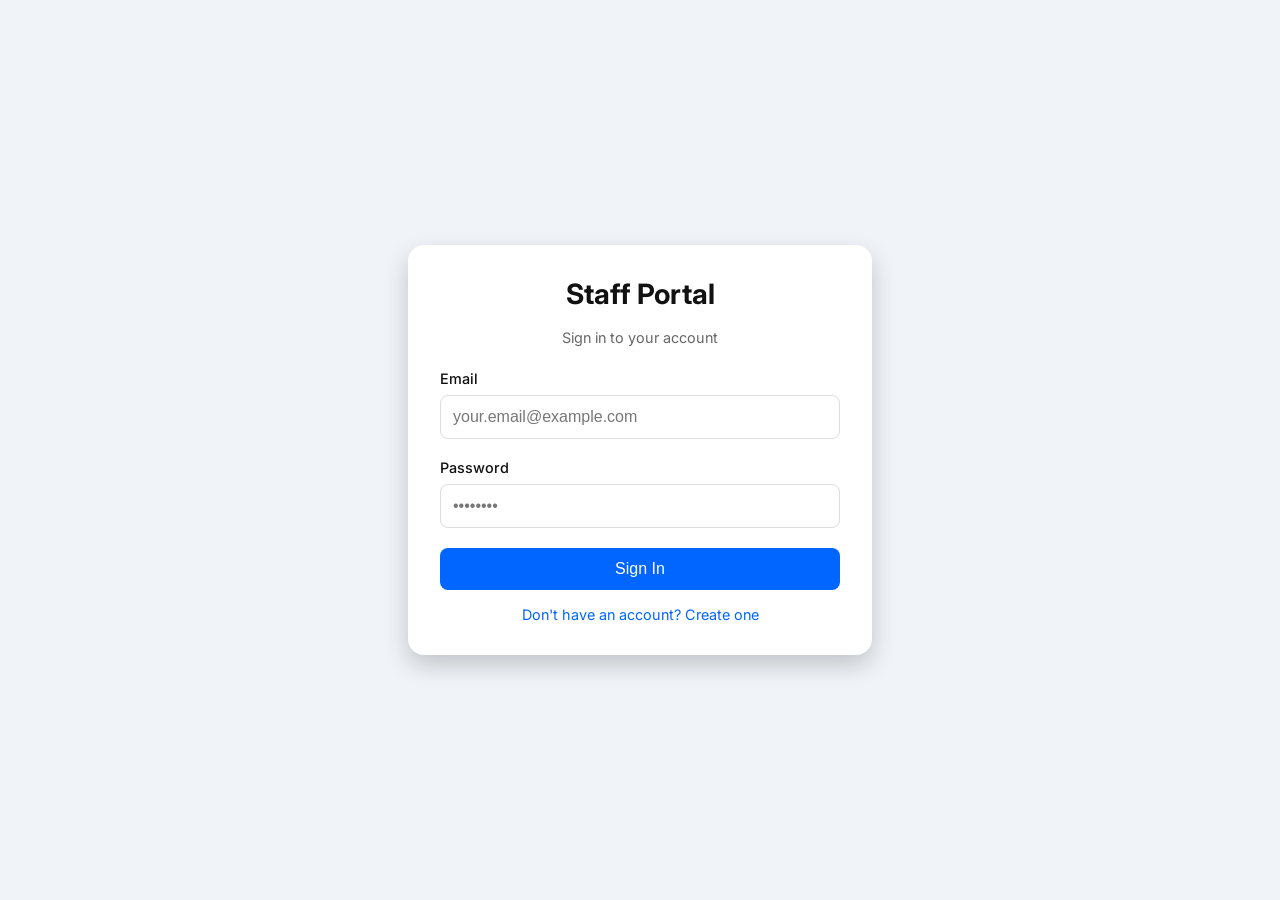
<file: index.html>
<!DOCTYPE html>
<html lang="en">
<head>
    <meta charset="UTF-8">
    <meta name="viewport" content="width=device-width, initial-scale=1.0">
    <title>Staff Portal - Sign In</title>
    <link rel="stylesheet" href="styles.css">
</head>
<body>
    <div class="card">
        <h1 class="text-center">Staff Portal</h1>
        <p class="subtitle text-center">Sign in to your account</p>
        <form action="checkin.html" method="get">
            <div class="form-group">
                <label for="email">Email</label>
                <input type="email" id="email" name="email" required placeholder="your.email@example.com">
            </div>
            <div class="form-group">
                <label for="password">Password</label>
                <input type="password" id="password" name="password" required placeholder="••••••••">
            </div>
            <button type="submit" class="btn">Sign In</button>
        </form>
        <a href="signup.html" class="link">Don't have an account? Create one</a>
    </div>
</body>
</html>
</file>
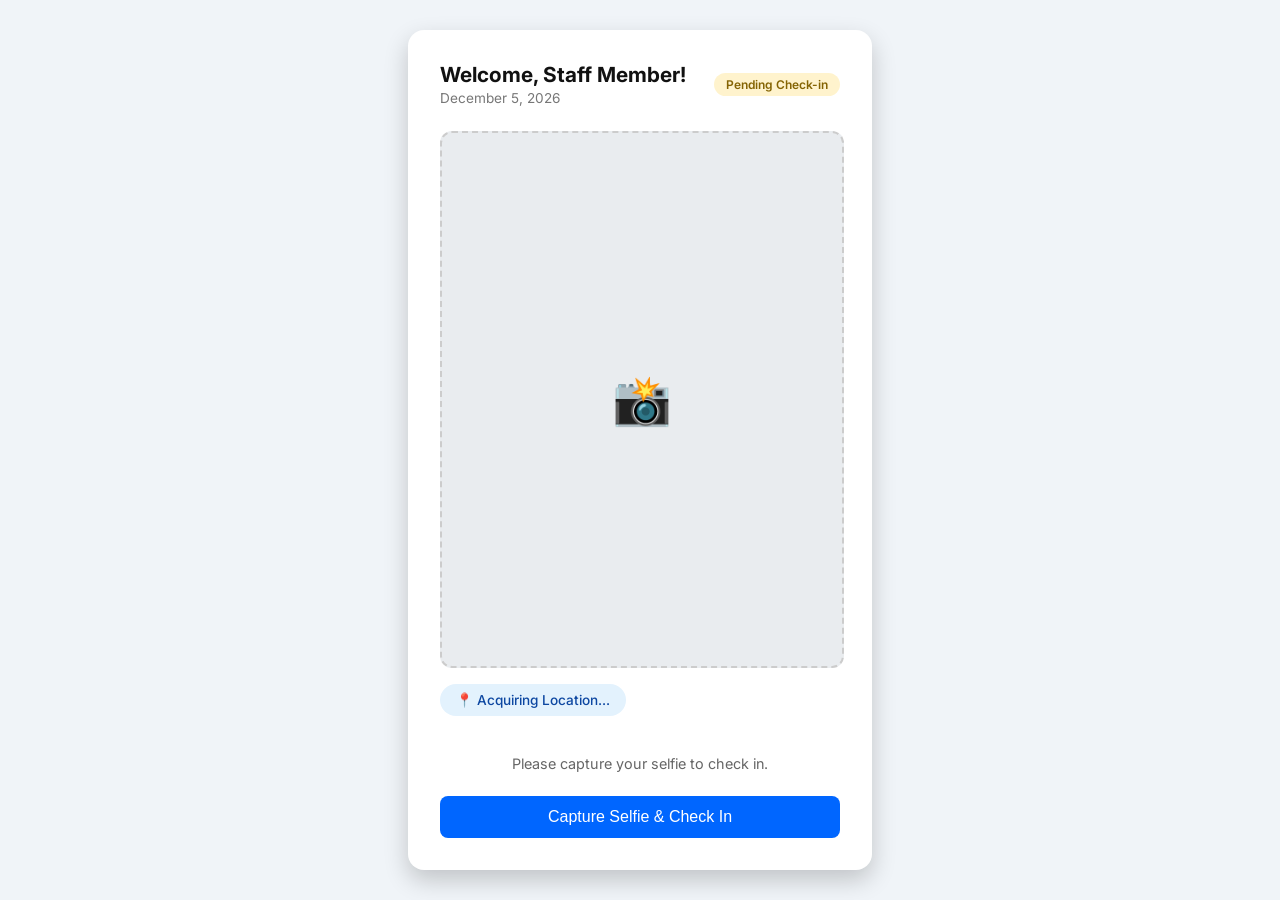
<file: checkin.html>
<!DOCTYPE html>
<html lang="en">
<head>
    <meta charset="UTF-8">
    <meta name="viewport" content="width=device-width, initial-scale=1.0">
    <title>Staff Portal - Daily Check-in</title>
    <link rel="stylesheet" href="styles.css">
</head>
<body>
    <div class="card">
        <div class="checkin-header">
            <div>
                <h2>Welcome, Staff Member!</h2>
                <span class="date-display" id="current-date">Loading date...</span>
            </div>
            <span class="status-badge status-pending" id="status-badge">Pending Check-in</span>
        </div>
        
        <div class="camera-container" id="camera-container">
            <span class="camera-icon" id="camera-icon">📸</span>
            <img id="selfie-preview" alt="Selfie preview" />
        </div>
        
        <div class="location-badge" id="location-badge">
            📍 Acquiring Location...
        </div>
        
        <p class="subtitle text-center" id="instruction-text">Please capture your selfie to check in.</p>
        
        <button class="btn" id="capture-btn" onclick="mockCheckIn()">Capture Selfie & Check In</button>
    </div>

    <script>
        // Set today's date
        const options = { year: 'numeric', month: 'long', day: 'numeric' };
        document.getElementById('current-date').textContent = new Date().toLocaleDateString('en-US', options);

        // Mock getting location
        setTimeout(() => {
            document.getElementById('location-badge').innerHTML = '📍 HQ Office (Accuracy: 5m)';
        }, 1500);

        // Mock capturing selfie and checking in
        function mockCheckIn() {
            const btn = document.getElementById('capture-btn');
            const badge = document.getElementById('status-badge');
            const icon = document.getElementById('camera-icon');
            const preview = document.getElementById('selfie-preview');
            const instruction = document.getElementById('instruction-text');

            btn.textContent = 'Processing...';
            btn.disabled = true;

            setTimeout(() => {
                // Change status badge
                badge.className = 'status-badge status-success';
                badge.textContent = 'Checked In';

                // Show mock image placeholder
                icon.style.display = 'none';
                preview.src = 'https://images.unsplash.com/photo-1573496359142-b8d87734a5a2?auto=format&fit=crop&w=400&q=80';
                preview.style.display = 'block';

                // Update text and button
                instruction.textContent = 'You have successfully checked in for today.';
                btn.textContent = 'Check-in Complete';
                btn.style.background = 'var(--badge-success-text)';
            }, 1000);
        }
    </script>
</body>
</html>
</file>
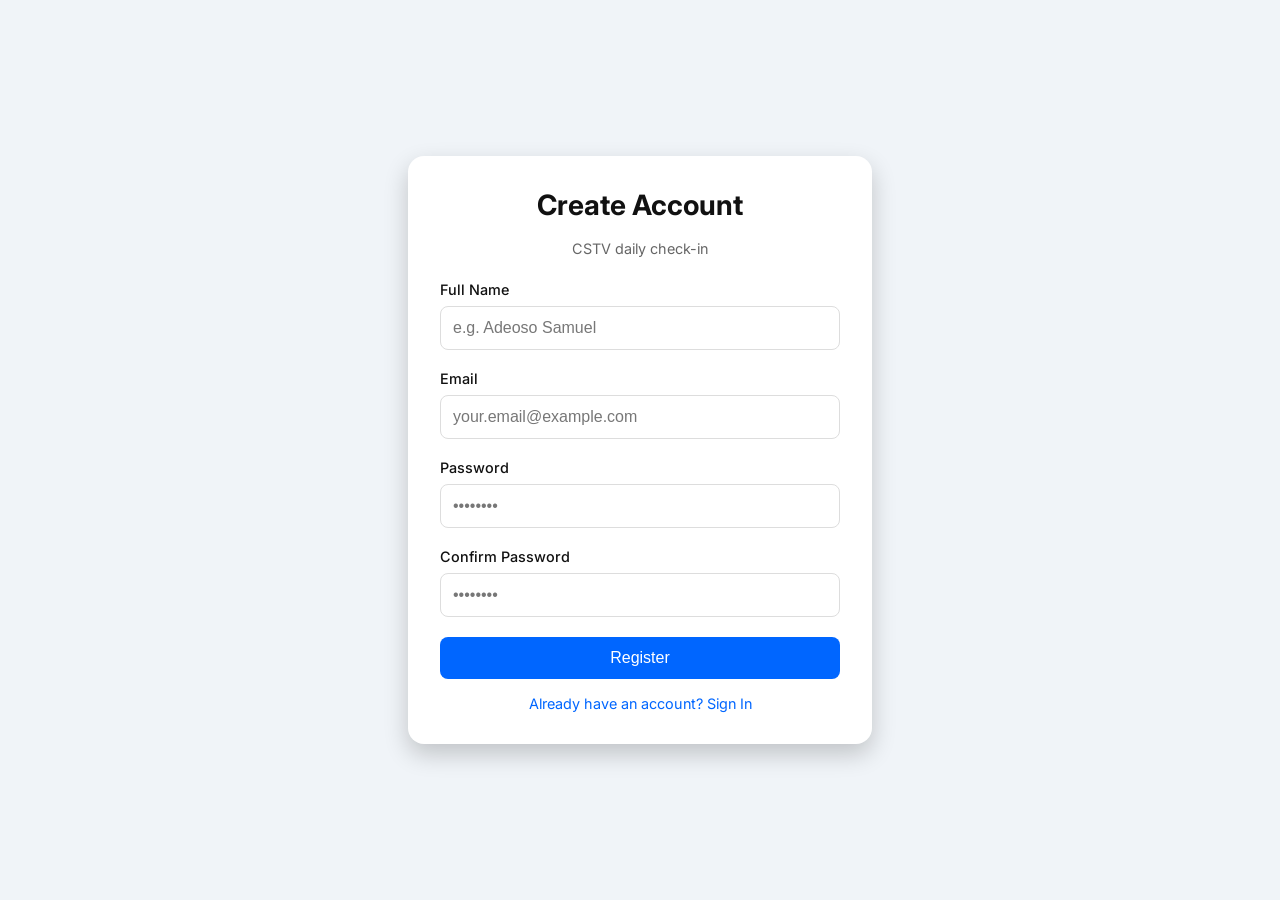
<file: signup.html>
<!DOCTYPE html>
<html lang="en">
<head>
    <meta charset="UTF-8">
    <meta name="viewport" content="width=device-width, initial-scale=1.0">
    <title>Staff Portal - Create Account</title>
    <link rel="stylesheet" href="styles.css">
</head>
<body>
    <div class="card">
        <h1 class="text-center">Create Account</h1>
        <p class="subtitle text-center">CSTV daily check-in</p>
        <form action="index.html" method="get">
            <div class="form-group">
                <label for="full_name">Full Name</label>
                <input type="text" id="full_name" name="full_name" required placeholder="e.g. Adeoso Samuel">
            </div>
           
            <div class="form-group">
                <label for="email">Email</label>
                <input type="email" id="email" name="email" required placeholder="your.email@example.com">
            </div>
            <div class="form-group">
                <label for="password">Password</label>
                <input type="password" id="password" name="password" required placeholder="••••••••">
            </div>
            <div class="form-group">
                <label for="confirm_password">Confirm Password</label>
                <input type="password" id="confirm_password" name="confirm_password" required placeholder="••••••••">
            </div>
            <button type="submit" class="btn">Register</button>
        </form>
        <a href="index.html" class="link">Already have an account? Sign In</a>
    </div>
</body>
</html>
</file>
<file: styles.css>
@import url('https://fonts.googleapis.com/css2?family=Inter:wght@400;500;600&display=swap');

:root {
    --bg-color: #f0f4f8;
    --card-bg: #ffffff;
    --text-main: #111111;
    --text-muted: #666666;
    --text-light: #777777;
    --border-color: #dddddd;
    --input-bg: #ffffff;
    --primary-color: #0066ff;
    --primary-hover: #0052cc;
    --camera-bg: #e9ecef;
    --camera-border: #cccccc;
    --camera-icon: #adb5bd;
    --badge-pending-bg: #fff3cd;
    --badge-pending-text: #856404;
    --badge-success-bg: #d4edda;
    --badge-success-text: #155724;
    --badge-location-bg: #e3f2fd;
    --badge-location-text: #0d47a1;
}

@media (prefers-color-scheme: dark) {
    :root {
        --bg-color: #121212;
        --card-bg: #1e1e1e;
        --text-main: #f5f5f5;
        --text-muted: #aaaaaa;
        --text-light: #888888;
        --border-color: #333333;
        --input-bg: #2a2a2a;
        --primary-color: #3385ff;
        --primary-hover: #1a75ff;
        --camera-bg: #2a2a2a;
        --camera-border: #444444;
        --camera-icon: #666666;
        --badge-pending-bg: #332701;
        --badge-pending-text: #ffda6a;
        --badge-success-bg: #062b10;
        --badge-success-text: #75b798;
        --badge-location-bg: #031633;
        --badge-location-text: #6ea8fe;
    }
}

body {
    margin: 0;
    font-family: 'Inter', sans-serif;
    background-color: var(--bg-color);
    display: flex;
    align-items: center;
    justify-content: center;
    min-height: 100vh;
    color: var(--text-main);
    transition: background-color 0.3s, color 0.3s;
}

.card {
    background: var(--card-bg);
    width: 100%;
    max-width: 400px;
    padding: 2rem;
    border-radius: 16px;
    box-shadow: 0 10px 25px rgba(0, 0, 0, 0.2);
    transition: background-color 0.3s;
}

.text-center {
    text-align: center;
}

h1 {
    margin-top: 0;
    font-size: 1.75rem;
    color: var(--text-main);
}

p.subtitle {
    color: var(--text-muted);
    font-size: 0.9rem;
    margin-bottom: 1.5rem;
}

.form-group {
    margin-bottom: 1.25rem;
}

label {
    display: block;
    margin-bottom: 0.5rem;
    font-weight: 500;
    font-size: 0.9rem;
}

input[type="text"],
input[type="email"],
input[type="password"] {
    width: 100%;
    padding: 0.75rem;
    background-color: var(--input-bg);
    color: var(--text-main);
    border: 1px solid var(--border-color);
    border-radius: 8px;
    font-size: 1rem;
    box-sizing: border-box;
    transition: border-color 0.2s, background-color 0.3s, color 0.3s;
}

input::placeholder {
    color: var(--text-light);
}

input:focus {
    outline: none;
    border-color: var(--primary-color);
}

.btn {
    width: 100%;
    padding: 0.75rem;
    background: var(--primary-color);
    color: white;
    border: none;
    border-radius: 8px;
    font-size: 1rem;
    font-weight: 500;
    cursor: pointer;
    transition: background 0.2s;
}

.btn:hover {
    background: var(--primary-hover);
}

.link {
    display: block;
    margin-top: 1rem;
    text-align: center;
    color: var(--primary-color);
    text-decoration: none;
    font-size: 0.9rem;
}

.link:hover {
    text-decoration: underline;
}

/* Check-in specific styles */
.checkin-header {
    display: flex;
    justify-content: space-between;
    align-items: center;
    margin-bottom: 1.5rem;
}

.checkin-header h2 {
    margin: 0;
    font-size: 1.3rem;
}

.date-display {
    font-size: 0.85rem;
    color: var(--text-light);
}

.status-badge {
    display: inline-block;
    padding: 0.25rem 0.75rem;
    border-radius: 12px;
    font-size: 0.75rem;
    font-weight: 600;
}

.status-pending {
    background: var(--badge-pending-bg);
    color: var(--badge-pending-text);
}

.status-success {
    background: var(--badge-success-bg);
    color: var(--badge-success-text);
}

.camera-container {
    width: 100%;
    aspect-ratio: 3/4;
    background: var(--camera-bg);
    border-radius: 12px;
    margin-bottom: 1rem;
    display: flex;
    align-items: center;
    justify-content: center;
    border: 2px dashed var(--camera-border);
    position: relative;
    overflow: hidden;
    color: var(--camera-icon);
    transition: background-color 0.3s, border-color 0.3s;
}

.camera-icon {
    font-size: 3rem;
    color: var(--camera-icon);
}

.camera-container img {
    width: 100%;
    height: 100%;
    object-fit: cover;
    display: none;
}

.location-badge {
    display: inline-flex;
    align-items: center;
    gap: 0.5rem;
    background: var(--badge-location-bg);
    color: var(--badge-location-text);
    padding: 0.5rem 1rem;
    border-radius: 20px;
    font-size: 0.85rem;
    margin-bottom: 1.5rem;
    font-weight: 500;
    width: fit-content;
    margin-left: auto;
    margin-right: auto;
}
</file>
